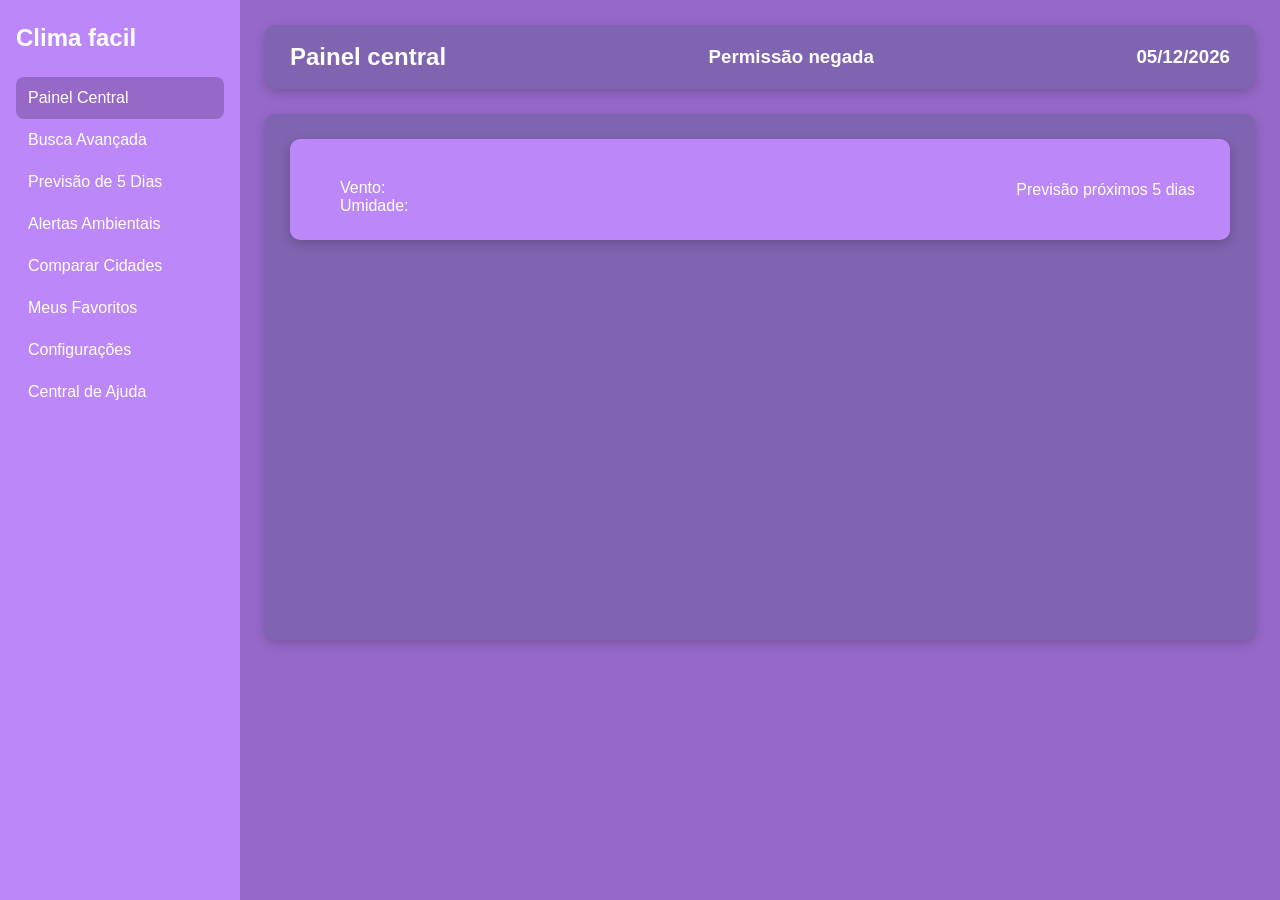
<file: html/index.html>
<!DOCTYPE html>
<html lang="pt-BR">

<head>
    <meta charset="UTF-8">
    <meta name="viewport" content="width=device-width, initial-scale=1.0">
    <link rel="stylesheet" href="../css/style.css">
    <title>Clima Facil - Painel Central</title>
</head>

<body>
    <div id="sidebar"></div>

    <div class="container">
        <header>
            <h2>Painel central</h2>
            <h3 id="localizacao-atual">Localização atual: </h3>
            <h3 id="data-atual">Data: </h3>
        </header>

        <main class="dashboard">
            <!--CARD PRINCIPAL-->
            <section class="card-principal">

                <!--CONTEUDO PRINCIPAL-->
                <article id="card-cidade">
                    <h2 id="cidade-atual"></h2>
                    <div class="clima-info">
                        <p id="temperatura-atual"></p>
                        <div class="clima-detalhes">
                            <p id="descricao-clima"></p>

                            <p>
                                Vento: <span id="vento-atual"></span>
                            </p>
                            
                            <p>
                                Umidade: <span id="umidade-atual"></span>
                            </p>
                        </div>
                    </div>
                </article>
                <!--FIM CONTEUDO PRINCIPAL-->

                <article>
                    
                </article>

                <!--INTERATIVIDADE CARD-->
                <div class="card-acoes">
                    <a href="previsao.html"> Previsão próximos 5 dias</a>
                </div>
                <!--FIM INTERATIVIDADE CARD-->

            </section>
            <!--FIM CARD PRINCIPAL-->

            <section class="card-resumo">
                <div id="previsao-horaria"></div>
            </section>

            <section>
                <iframe id="mapa-cidade"></iframe>
            </section>
        </main>
    </div>

    <script src="../js/sidebar.js"></script>
    <script src="../js/clima.js"></script>
    <script src="../js/header.js"></script>
</body>

</html>
</file>
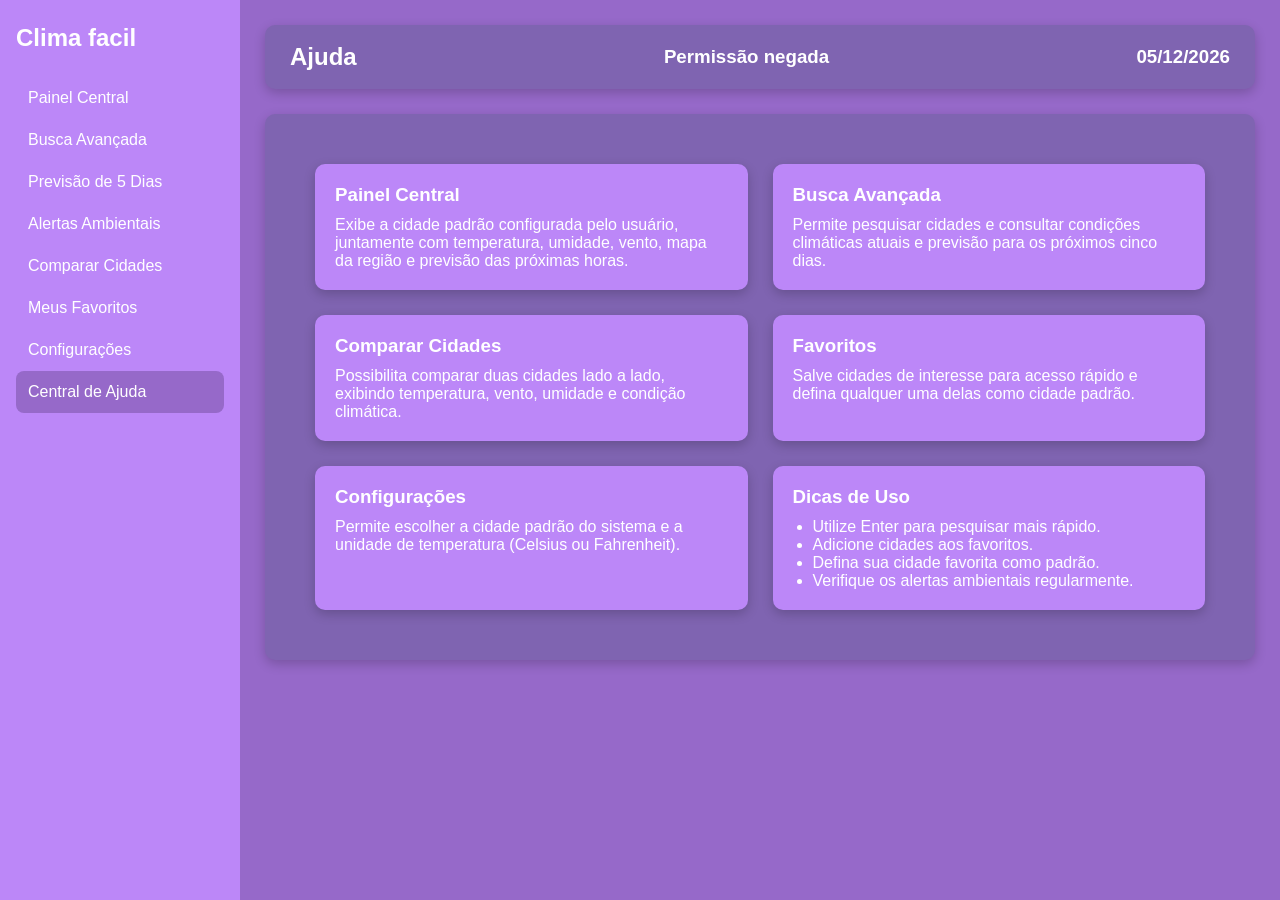
<file: html/ajuda.html>
<!DOCTYPE html>
<html lang="pt-BR">

<head>
    <meta charset="UTF-8">
    <meta name="viewport" content="width=device-width, initial-scale=1.0">
    <link rel="stylesheet" href="../css/style.css">
    <title>Ajuda - Clima Fácil</title>
</head>

<body>
    <div id="sidebar"></div>

    <div class="container">
        <header>
            <h2>Ajuda</h2>
            <h3 id="localizacao-atual">Localização atual:</h3>
            <h3 id="data-atual">Data:</h3>
        </header>

        <main class="dashboard">
            <section class="ajuda-container">

                <article class="card-ajuda">
                    <h3>Painel Central</h3>
                    <p>
                        Exibe a cidade padrão configurada pelo usuário,
                        juntamente com temperatura, umidade, vento,
                        mapa da região e previsão das próximas horas.
                    </p>
                </article>

                <article class="card-ajuda">
                    <h3>Busca Avançada</h3>
                    <p>
                        Permite pesquisar cidades e consultar condições
                        climáticas atuais e previsão para os próximos
                        cinco dias.
                    </p>
                </article>

                <article class="card-ajuda">
                    <h3>Comparar Cidades</h3>
                    <p>
                        Possibilita comparar duas cidades lado a lado,
                        exibindo temperatura, vento, umidade e condição
                        climática.
                    </p>
                </article>

                <article class="card-ajuda">
                    <h3>Favoritos</h3>
                    <p>
                        Salve cidades de interesse para acesso rápido e
                        defina qualquer uma delas como cidade padrão.
                    </p>
                </article>

                <article class="card-ajuda">
                    <h3>Configurações</h3>
                    <p>
                        Permite escolher a cidade padrão do sistema e a
                        unidade de temperatura (Celsius ou Fahrenheit).
                    </p>
                </article>

                <article class="card-ajuda">
                    <h3>Dicas de Uso</h3>
                    <ul>
                        <li>Utilize Enter para pesquisar mais rápido.</li>
                        <li>Adicione cidades aos favoritos.</li>
                        <li>Defina sua cidade favorita como padrão.</li>
                        <li>Verifique os alertas ambientais regularmente.</li>
                    </ul>
                </article>

            </section>
        </main>
    </div>

    <script src="../js/sidebar.js"></script>
    <script src="../js/clima.js"></script>
    <script src="../js/header.js"></script>
</body>

</html>
</file>
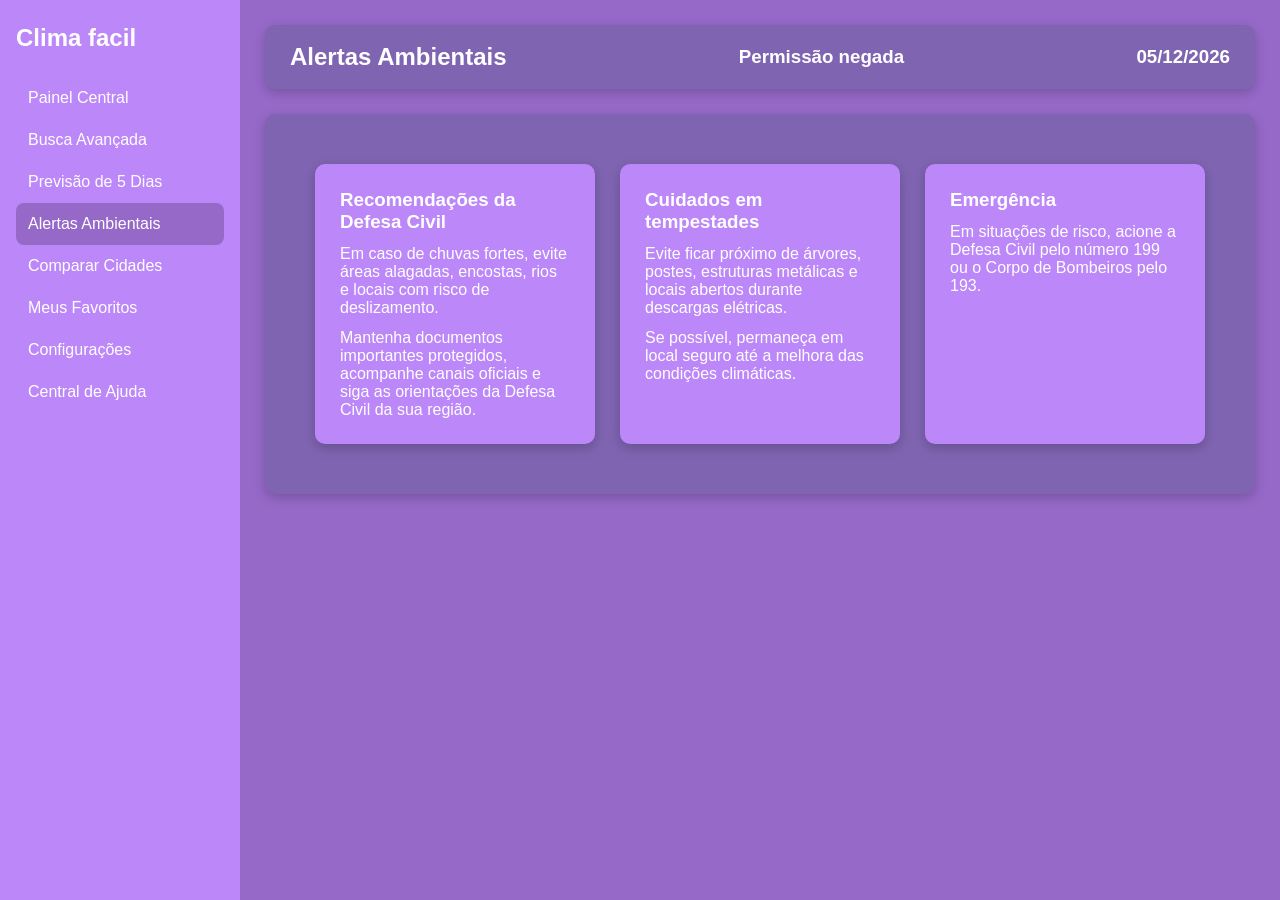
<file: html/alertas.html>
<!DOCTYPE html>
<html lang="pt-BR">
<head>
    <meta charset="UTF-8">
    <meta name="viewport" content="width=device-width, initial-scale=1.0">
    <link rel="stylesheet" href="../css/style.css">
    <title>Alertas Ambientais - Clima Fácil</title>
</head>
<body>
    <div id="sidebar"></div>

    <div class="container">
        <header>
            <h2>Alertas Ambientais</h2>
            <h3 id="localizacao-atual">Localização atual:</h3>
            <h3 id="data-atual">Data:</h3>
        </header>

        <main class="dashboard">
            <section class="alertas-container">
                <article class="card-alerta">
                    <h3>Recomendações da Defesa Civil</h3>

                    <p>
                        Em caso de chuvas fortes, evite áreas alagadas, encostas, rios e locais com risco de deslizamento.
                    </p>

                    <p>
                        Mantenha documentos importantes protegidos, acompanhe canais oficiais e siga as orientações da Defesa Civil da sua região.
                    </p>
                </article>

                <article class="card-alerta">
                    <h3>Cuidados em tempestades</h3>

                    <p>
                        Evite ficar próximo de árvores, postes, estruturas metálicas e locais abertos durante descargas elétricas.
                    </p>

                    <p>
                        Se possível, permaneça em local seguro até a melhora das condições climáticas.
                    </p>
                </article>

                <article class="card-alerta">
                    <h3>Emergência</h3>

                    <p>
                        Em situações de risco, acione a Defesa Civil pelo número 199 ou o Corpo de Bombeiros pelo 193.
                    </p>
                </article>
            </section>
        </main>
    </div>

    <script src="../js/sidebar.js"></script>
    <script src="../js/clima.js"></script>
    <script src="../js/header.js"></script>
</body>
</html>
</file>
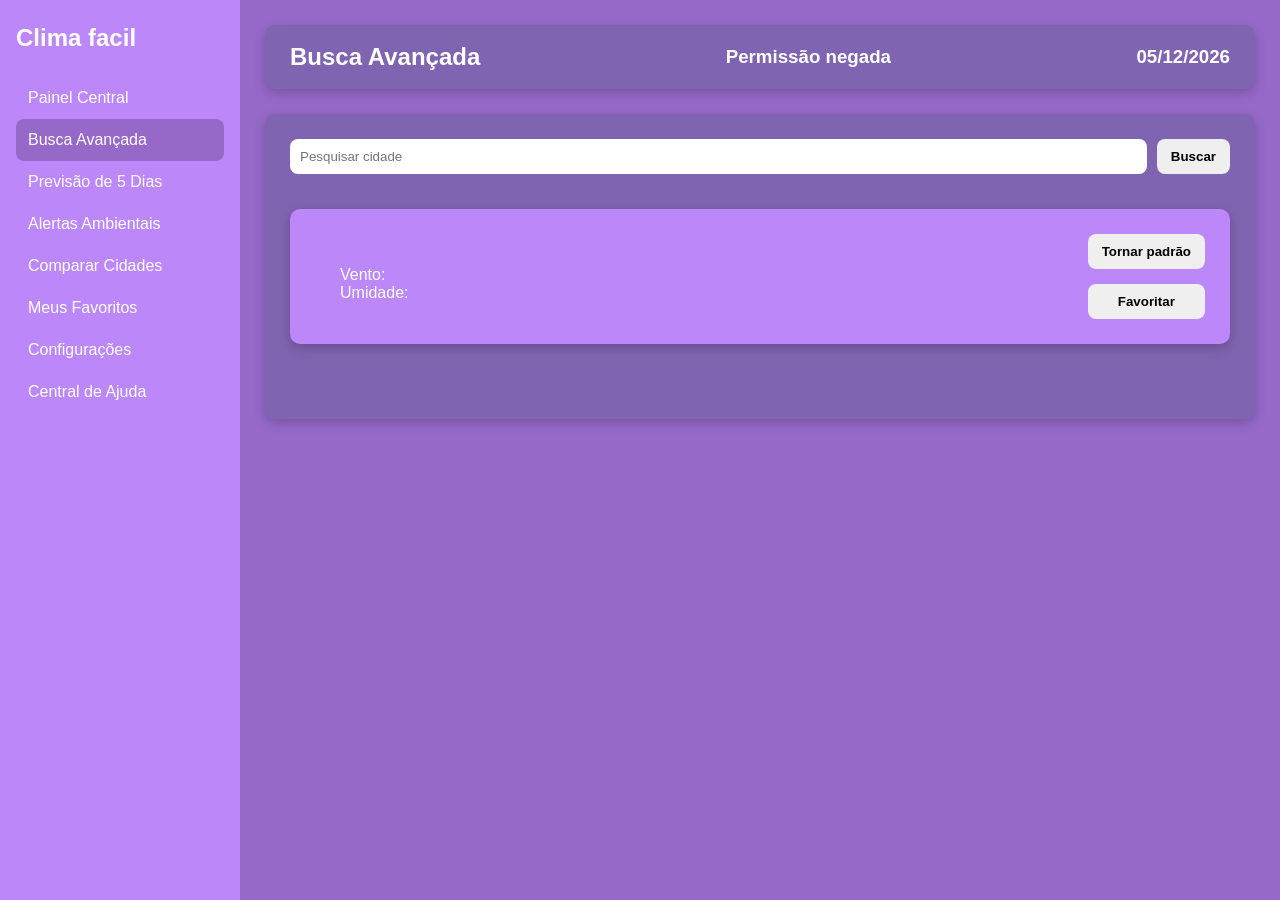
<file: html/busca.html>
<!DOCTYPE html>
<html lang="pt-BR">

<head>
    <meta charset="UTF-8">
    <meta name="viewport" content="width=device-width, initial-scale=1.0">
    <link rel="stylesheet" href="../css/style.css">
    <title>Clima Fácil - Busca Avançada</title>
</head>

<body>
    <div id="sidebar"></div>

    <div class="container">
        <header>
            <h2>Busca Avançada</h2>
            <h3 id="localizacao-atual">Localização atual: </h3>
            <h3 id="data-atual">Data: </h3>
        </header>

        <main class="dashboard">
            <section class="busca-container">
                <div class="barra-busca">
                    <input type="text" placeholder="Pesquisar cidade">
                    <button type="button">Buscar</button>
                </div>

                <div class="lista-cidades"></div>
            </section>

            <section class="card-principal">
                <article class="card-cidade">
                    <h2 id="cidade-atual"></h2>
                    <div class="clima-info">
                        <p id="temperatura-atual"></p>
                        <div class="clima-detalhes">
                            <p id="descricao-clima"></p>
                            <p>
                                Vento: <span id="vento-atual"></span>
                            </p>

                            <p>
                                Umidade: <span id="umidade-atual"></span>
                            </p>
                        </div>
                    </div>
                </article>

                <div class="card-acoes">
                    <button id="btn-cidade-padrao">Tornar padrão</button>
                    <button id="btn-favoritar" type="button">Favoritar</button>
                </div>
            </section>

            <section>
                <div class="previsao-5dias"></div>
            </section>
        </main>
    </div>

    <script src="../js/sidebar.js"></script>
    <script src="../js/clima.js"></script>
    <script src="../js/header.js"></script>
    <script src="../js/configuracoes.js"></script>
    <script src="../js/busca.js"></script>
    <script src="../js/favoritar.js"></script>
</body>

</html>
</file>
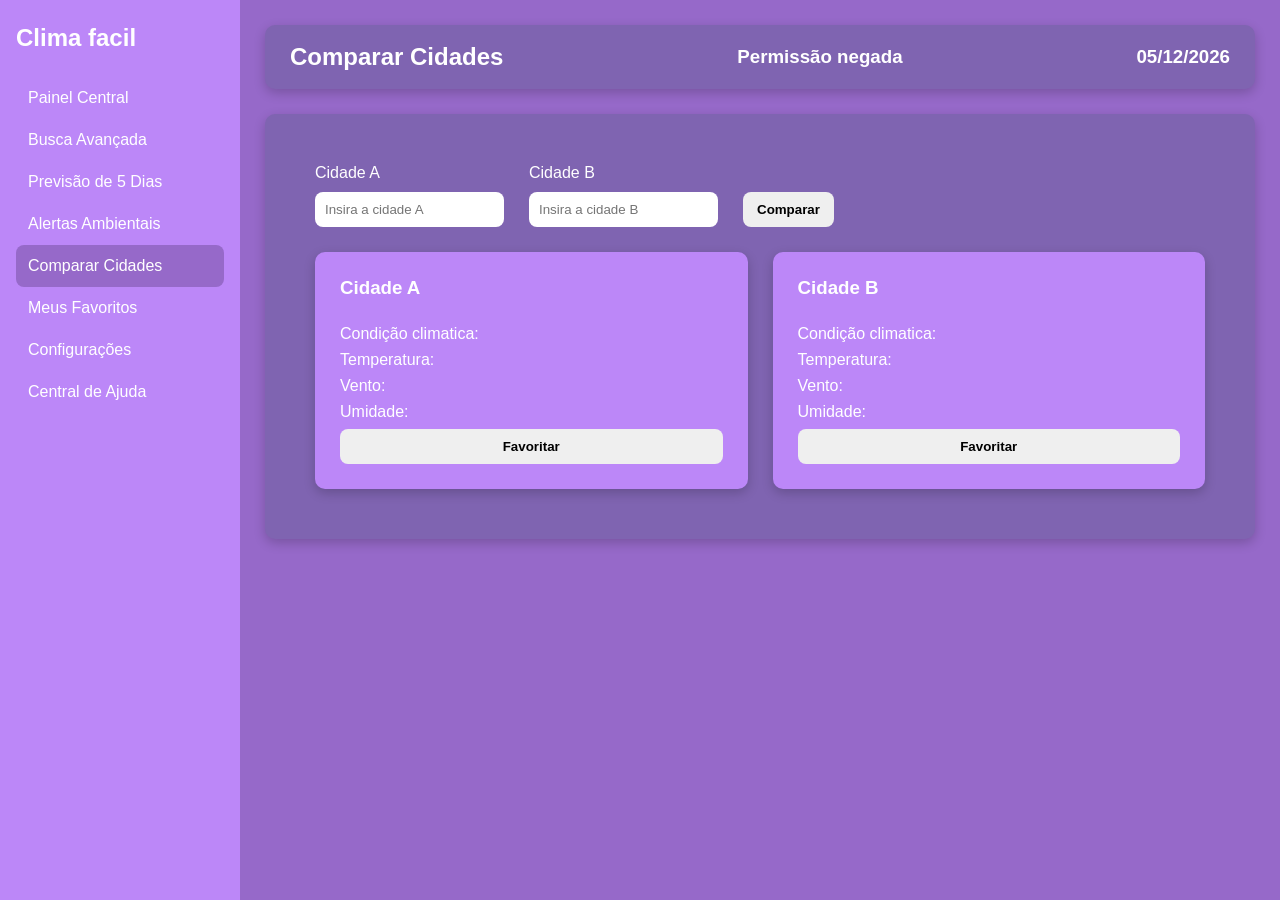
<file: html/comparar.html>
<!DOCTYPE html>
<html lang="pt-BR">
<head>
    <meta charset="UTF-8">
    <meta name="viewport" content="width=device-width, initial-scale=1.0">
    <link rel="stylesheet" href="../css/style.css">
    <title>Comparar Cidades - Clima Facil</title>
</head>
<body>
    <div id="sidebar"></div>

    <div class="container">
        <header>
            <h2>Comparar Cidades</h2>
            <h3 id="localizacao-atual">Localização atual: </h3>
            <h3 id="data-atual">Data: </h3>
        </header>

        <main class="dashboard">

            <section class="comparar-cidades">
                <article>
                    <div>
                        <p>Cidade A</p>
                        <input id="input-cidade-a" type="text" placeholder="Insira a cidade A">
                    </div>

                    <div>
                        <p>Cidade B</p>
                        <input id="input-cidade-b" type="text" placeholder="Insira a cidade B">
                    </div>
                    
                    <button id="btn-comparar" type="button">Comparar</button>
                </article>

                <article class="resultado-comparacao">
                    <div class="card-comparacao">
                        <h3 id="nome-cidade-a">Cidade A</h3>
                        <div class="lista-cidades-a"></div>
                        <p>Condição climatica: <span id="condicao-cidade-a"></span></p>
                        <p>Temperatura: <span id="temperatura-cidade-a"></span></p>
                        <p>Vento: <span id="vento-cidade-a"></span></p>
                        <p>Umidade: <span id="umidade-cidade-a"></span></p>
                        <button type="button" id="btn-favoritar-a">Favoritar</button>
                    </div>

                    <div class="card-comparacao">
                        <h3 id="nome-cidade-b">Cidade B</h3>
                        <div class="lista-cidades-b"></div>
                        <p>Condição climatica: <span id="condicao-cidade-b"></span></p>
                        <p>Temperatura: <span id="temperatura-cidade-b"></span></p>
                        <p>Vento: <span id="vento-cidade-b"></span></p>
                        <p>Umidade: <span id="umidade-cidade-b"></span></p>
                        <button type="button" id="btn-favoritar-b">Favoritar</button>
                    </div>
                </article>
            </section>
        </main>
    </div>

    <script src="../js/sidebar.js"></script>
    <script src="../js/clima.js"></script>
    <script src="../js/header.js"></script>
    <script src="../js/comparar.js"></script>
    <script src="../js/favoritar.js"></script>
</body>
</html>
</file>
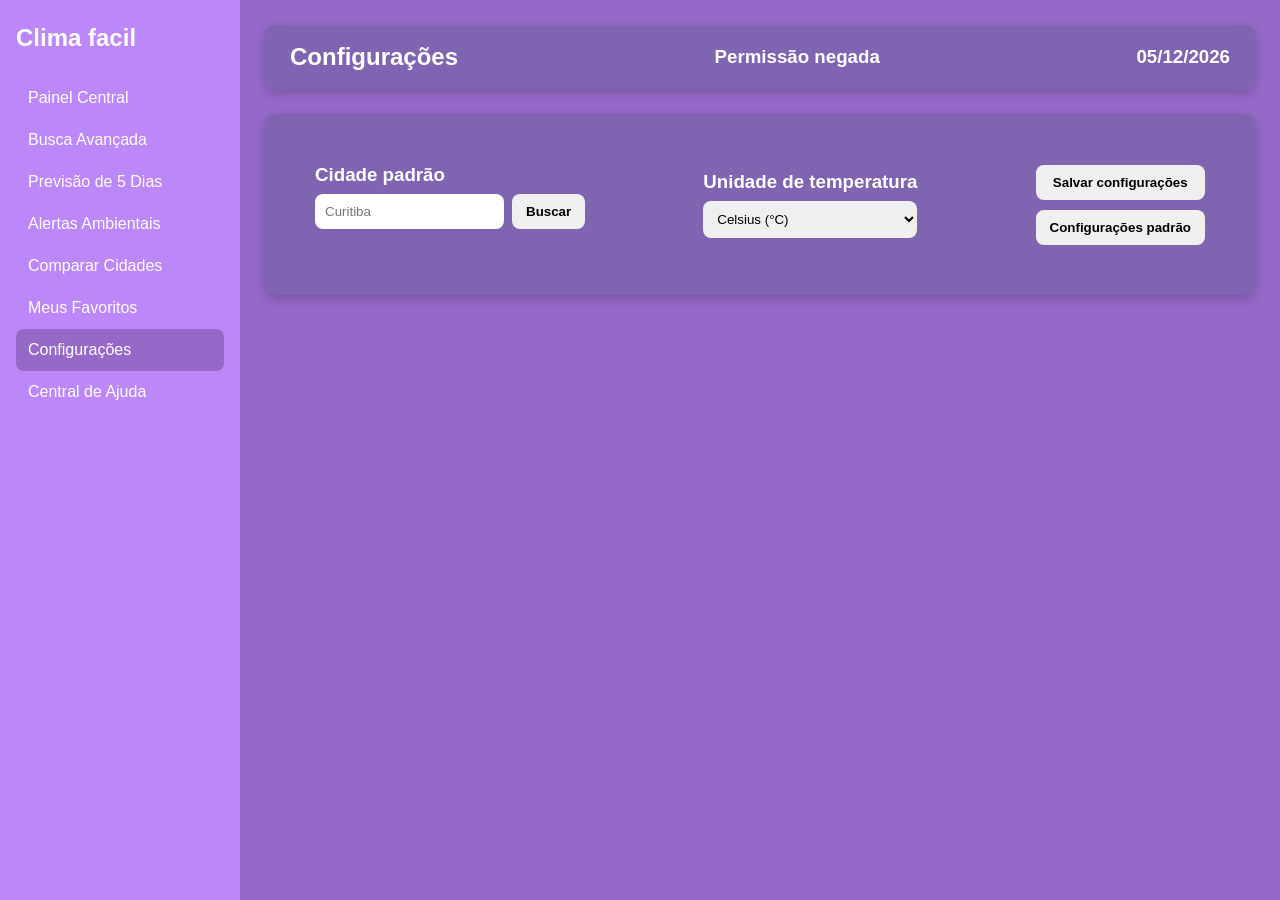
<file: html/configuracoes.html>
<!DOCTYPE html>
<html lang="pt-BR">

<head>
    <meta charset="UTF-8">
    <meta name="viewport" content="width=device-width, initial-scale=1.0">
    <link rel="stylesheet" href="../css/style.css">
    <title>Configurações - Clima facil</title>
</head>

<body>
    <div id="sidebar"></div>

    <div class="container">
        <header>
            <h2>Configurações</h2>
            <h3 id="localizacao-atual">Localização atual: </h3>
            <h3 id="data-atual">Data: </h3>
        </header>

        <main class="dashboard">
            <section class="configuracoes">
                <article>
                    <h3>Cidade padrão</h3>
                    <div class="busca-cidade-padrao">
                        <input id="cidade-padrao" type="text" placeholder="Curitiba">
                        <button id="btn-buscar-cidade-padrao" type="button">
                            Buscar
                        </button>
                    </div>

                    <div class="lista-cidade-padrao"></div>
                </article>

                <article>
                    <h3>Unidade de temperatura</h3>
                    <select id="unidade-temperatura">
                        <option value="c">Celsius (°C)</option>
                        <option value="f">Fahrenheit (°F)</option>
                    </select>
                </article>

                <div class="botoes-configuracoes">
                    <button id="btn-salvar">Salvar configurações</button>
                    <button id="btn-voltar-padrao">Configurações padrão</button>
                </div>
            </section>
        </main>
    </div>

    <script src="../js/sidebar.js"></script>
    <script src="../js/clima.js"></script>
    <script src="../js/header.js"></script>
    <script src="../js/configuracoes.js"></script>
</body>
</html>
</file>
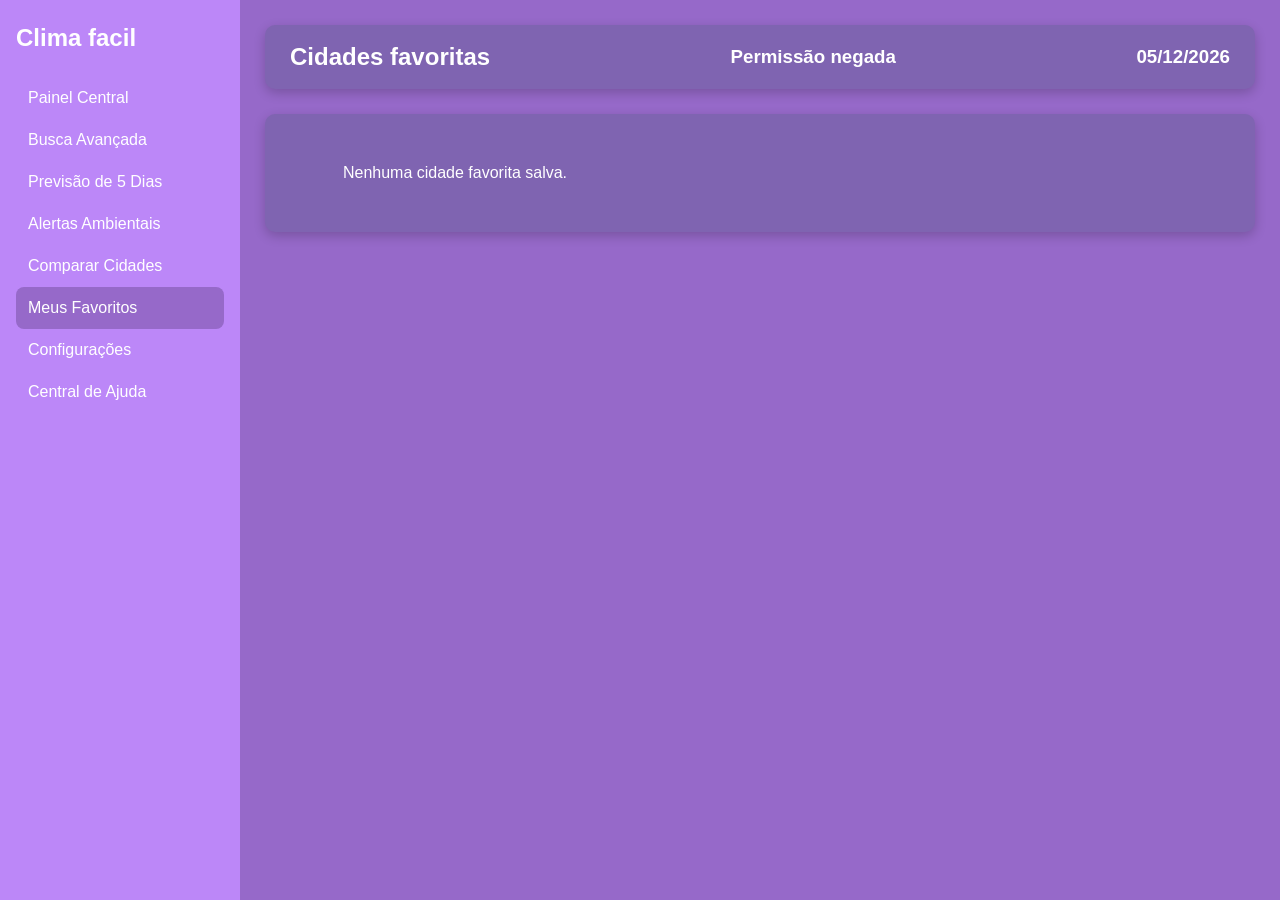
<file: html/favoritos.html>
<!DOCTYPE html>
<html lang="pt-BR">

<head>
    <meta charset="UTF-8">
    <meta name="viewport" content="width=device-width, initial-scale=1.0">
    <link rel="stylesheet" href="../css/style.css">
    <title>Cidades favoritas - Clima facil</title>
</head>

<body>
    <div id="sidebar"></div>
    <div class="container">
        <header>
            <h2>Cidades favoritas</h2>
            <h3 id="localizacao-atual">Localização atual: </h3>
            <h3 id="data-atual">Data: </h3>
        </header>

        <main class="dashboard">
            <section class="favoritos-container"></section>
        </main>
    </div>

    <script src="../js/sidebar.js"></script>
    <script src="../js/clima.js"></script>
    <script src="../js/header.js"></script>
    <script src="../js/configuracoes.js"></script>
    <script src="../js/mostrarFavoritos.js"></script>
</body>
</html>
</file>
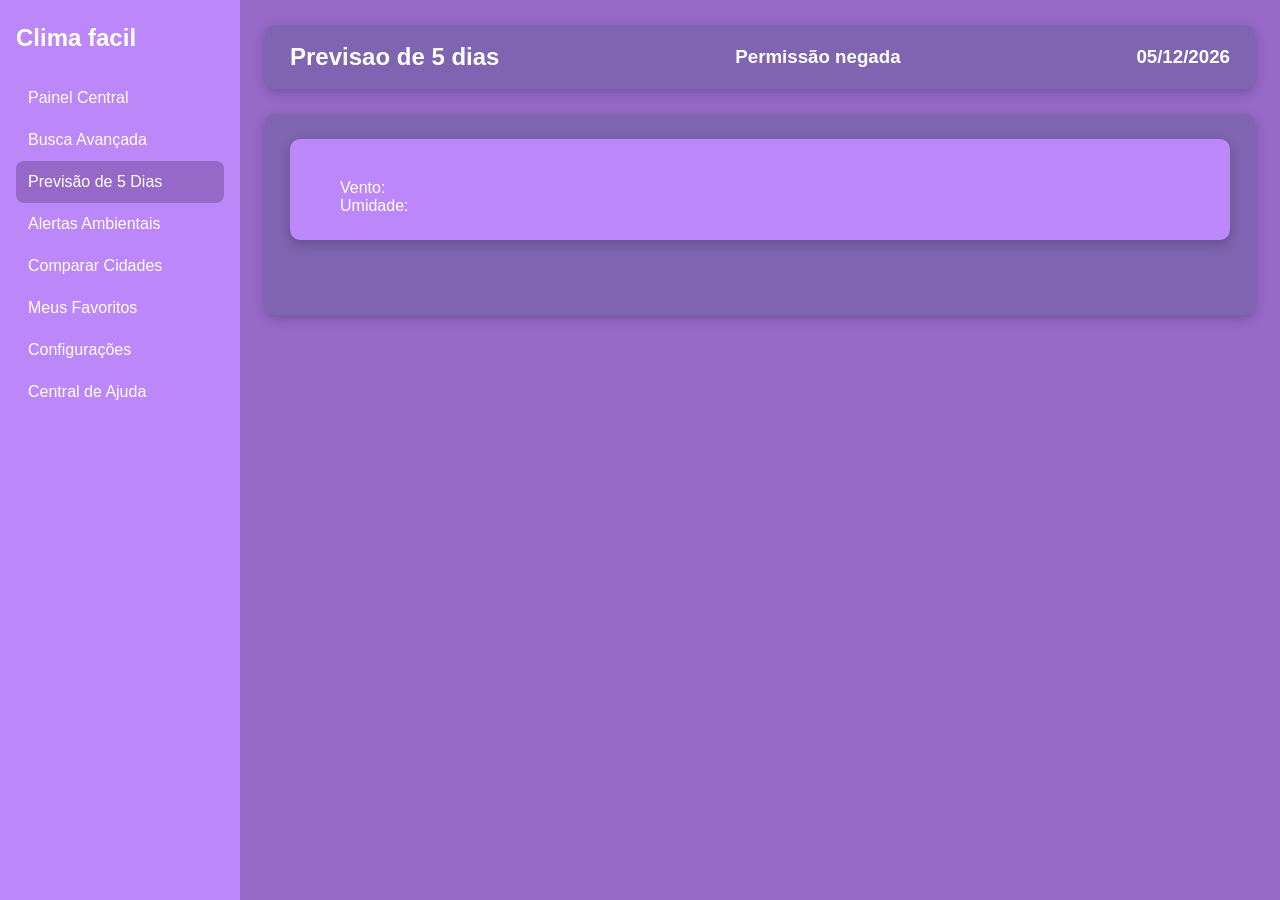
<file: html/previsao.html>
<!DOCTYPE html>
<html lang="en">

<head>
    <meta charset="UTF-8">
    <meta name="viewport" content="width=device-width, initial-scale=1.0">
    <link rel="stylesheet" href="../css/style.css">
    <title>Clima Fácil - Previsao de 5 dias</title>
</head>

<body>
    <div id="sidebar"></div>

    <div class="container">
        <header>
            <h2>Previsao de 5 dias</h2>
            <h3 id="localizacao-atual">Localização atual: </h3>
            <h3 id="data-atual">Data: </h3>
        </header>

        <main class="dashboard">
            <section class="card-principal">

                <article id="card-cidade">
                    <h2 id="cidade-atual"></h2>
                    <div class="clima-info">
                        <p id="temperatura-atual"></p>
                        <div class="clima-detalhes">
                            <p id="descricao-clima"></p>
                            <p>
                                Vento: <span id="vento-atual"></span>
                            </p>

                            <p>
                                Umidade: <span id="umidade-atual"></span>
                            </p>
                        </div>
                    </div>
                </article>
            </section>

            <div class="previsao-5dias"></div>
        </main>
    </div>

    <script src="../js/sidebar.js"></script>
    <script src="../js/clima.js"></script>
    <script src="../js/header.js"></script>
</body>

</html>
</file>
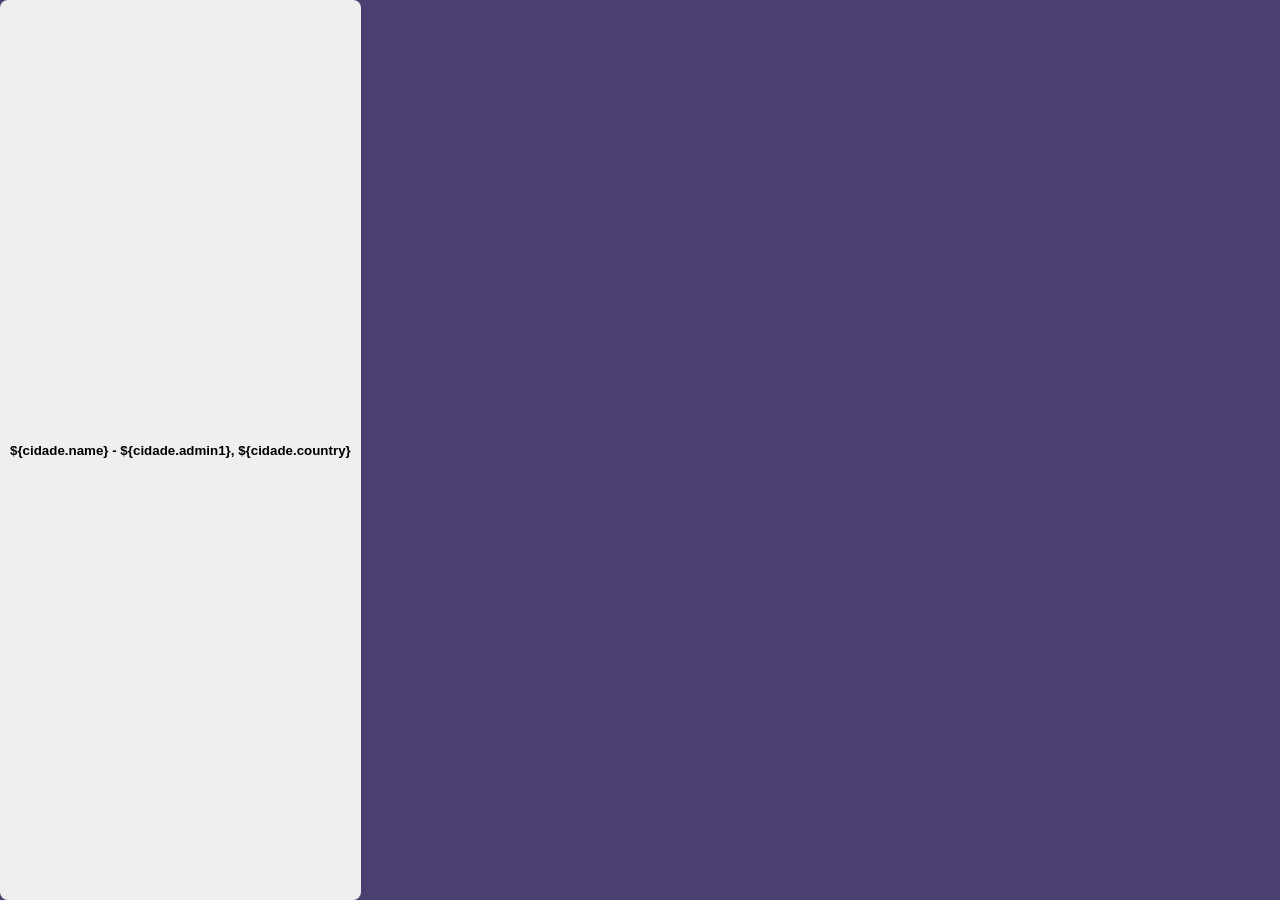
<file: html/teste.html>
<!DOCTYPE html>
<html lang="en">

<head>
    <meta charset="UTF-8">
    <meta name="viewport" content="width=device-width, initial-scale=1.0">
    <link rel="stylesheet" href="../css/style.css">
    <title>Document</title>
</head>

<body>
    <button type="button" class="opcao-cidade">
        ${cidade.name} - ${cidade.admin1}, ${cidade.country}
    </button>
</body>

</html>
</file>
<file: css/style.css>
*{
    margin: 0;
    padding: 0;
    box-sizing: border-box;
}

body{
    background: #4b3f72;
    display: flex;
    color: #fff;
    min-height: 100vh;
    font-family: Arial, Helvetica, sans-serif;
}

.card-principal,
.card-dia,
.card-favorito,
.card-comparacao,
.dashboard,
header{
    box-shadow: 0 4px 12px rgba(0, 0, 0, 0.2);
    background-color: #55689b;
}

input,
select{
    padding: 10px;
    border: none;
    border-radius: 8px;
}

/*-----------SIDEBAR----------------*/
#sidebar{
    min-height: 100vh;
    background-color: rgb(188, 135, 248);
}

#sidebar aside{
    background-color: rgb(188, 135, 248);
    width: 240px;
    min-height: 100vh;
    padding: 24px 16px;
}

#sidebar h1{
    margin-bottom: 25px;
}

#sidebar ul{
    list-style: none;
}

#sidebar a{
    color: #fff;
    display: block;
    text-decoration: none;
    padding: 12px;
    border-radius: 8px;
}

#sidebar a:hover{
    background-color: rgb(150, 105, 201);
}

#sidebar a.ativo{
    background-color: rgb(150, 105, 201);
}

/*-----------CONTAINER----------------*/
.container{
    background-color: rgb(150, 105, 201);
    width: 100%;
    display: flex;
    flex-direction: column;
    padding: 25px;
    gap: 25px;
}

/*-----------HEADER----------------*/
header{
    background-color: rgb(127, 100, 177);
    display: flex;
    justify-content: space-between;
    align-items: center;
    padding: 18px 25px;
    border-radius: 10px;
}

/*-----------DASHBOARD----------------*/
.dashboard{
    background-color: rgb(127, 100, 177);
    display: flex;
    flex-direction: column;
    gap: 25px;
    padding: 25px;
    border-radius: 10px;
}

/*-----------CARD PRINCIPAL----------------*/
.card-principal{
    background-color: rgb(188, 135, 248);
    display: flex;
    justify-content: space-between;
    align-items: center;
    padding: 25px;
    border-radius: 10px;
}

.card-cidade h2,
#card-cidade h2{
    font-size: 30px;
    margin-bottom: 15px;
}

.clima-info{
    display: flex;
    align-items: center;
    gap: 25px;
}

#temperatura-atual{
    font-size: 65px;
    font-weight: bold;
    text-shadow: 0 3px 8px rgba(0, 0, 0, 0.25);
}

/*-----------BOTÕES E AÇÕES----------------*/
button{
    padding: 10px 14px;
    border: none;
    border-radius: 8px;
    cursor: pointer;
    font-weight: bold;
    transition: 0.2s;
}

button:hover{
    background-color: rgb(220, 200, 250);
    transform: scale(1.03);
}

.card-acoes{
    display: flex;
    flex-direction: column;
    gap: 15px;
}

.card-acoes a{
    color: #fff;
    text-decoration: none;
    padding: 10px;
    border-radius: 8px;
}

.card-acoes a:hover{
    background-color: rgb(150, 105, 201);
}

/*-----------PREVISAO PROXIMOS DIAS----------------*/
.previsao-5dias{
    display: grid;
    grid-template-columns: repeat(5, 1fr);
    gap: 15px;
    width: 100%;
    margin-top: 25px;
}

.card-dia{
    background-color: rgb(127, 100, 177);
    padding: 15px;
    border-radius: 10px;
}

/*-----------COMPARAR----------------*/
.comparar-cidades{
    display: flex;
    flex-direction: column;
    gap: 25px;
    padding: 25px;
}

.comparar-cidades article:first-child{
    display: flex;
    gap: 25px;
    align-items: end;
}

.comparar-cidades article:first-child div{
    display: flex;
    flex-direction: column;
    gap: 10px;
}

.resultado-comparacao{
    display: flex;
    gap: 25px;
}

.card-comparacao{
    background-color: rgb(188, 135, 248);
    width: 100%;
    padding: 25px;
    border-radius: 10px;
}

#input-cidade-a,
#input-cidade-b{
    padding: 10px;
    border: none;
    border-radius: 8px;
}

/*-----------FAVORITOS----------------*/
.favoritos-container{
    display: grid;
    justify-items: center;
    grid-template-columns: 1fr 1fr 1fr;
    gap: 25px;
    padding: 25px;
}

.card-favorito{
    background-color: rgb(188, 135, 248);
    display: flex;
    flex-direction: column;
    gap: 10px;
    width: 100%;
    padding: 25px;
    border-radius: 10px;
}

/*-----------BUSCA----------------*/
.busca-container{
    display: flex;
    flex-direction: column;
    width: 100%;
}

.barra-busca{
    display: flex;
    gap: 10px;
}

.barra-busca input{
    flex: 1;
    padding: 10px;
    border: none;
    border-radius: 8px;
}

.lista-cidades{
    display: flex;
    flex-direction: column;
    gap: 8px;
    margin-top: 10px;
}

.opcao-cidade{
    padding: 10px;
    text-align: left;
}

/*-----------MAPA----------------*/
section{
    display: flex;
    justify-content: center;
}

iframe{
    width: 90%;
    height: 300px;
    border: none;
    margin-bottom: 25px;
    border-radius: 10px;
}

/*-----------LISTA COMPARAR CIDADADES BUSCA----------------*/
.lista-cidades-a, .lista-cidades-b{
    display: flex;
    flex-direction: column;
    gap: 8px;
    margin-top: 10px;
}

.lista-cidades-a .opcao-cidade, .lista-cidades-b .opcao-cidade{
    width: 100%;
    text-align: left;
    padding: 8px;
}

.card-comparacao{
    background-color: rgb(188, 135, 248);
    width: 100%;
    padding: 25px;
    border-radius: 10px;
    display: flex;
    flex-direction: column;
    gap: 8px;
}

/*-----------CONFIGURAÇÕES----------------*/
.configuracoes{
    display: flex;
    align-items: center;
    justify-content: space-between;
    gap: 40px;
    padding: 25px;
}

.configuracoes article{
    display: flex;
    flex-direction: column;
    gap: 8px;
}

.busca-cidade-padrao{
    display: flex;
    gap: 8px;
}

.busca-cidade-padrao input{
    width: 100%;
}

.lista-cidade-padrao{
    display: flex;
    flex-direction: column;
    gap: 8px;
    margin-top: 8px;
}

.lista-cidade-padrao
.opcao-cidade{
    width: 100%;
    text-align: left;
    padding: 8px;
}

.botoes-configuracoes{
    display: flex;
    flex-direction: column;
    gap: 10px;
    justify-content: center;
}

/*-----------PREVISAO HORA EM HORA----------------*/
.tabela-previsao{
    width: 100%;
    text-align: center;
    border-collapse: collapse;
}

.tabela-previsao td{
    padding: 10px;
}

/*-----------ALERTAS AMBIENTAIS----------------*/
.alertas-container{
    display: grid;
    grid-template-columns: 1fr 1fr 1fr;
    gap: 25px;
    padding: 25px;
}

.card-alerta{
    background-color: rgb(188, 135, 248);
    padding: 25px;
    border-radius: 10px;
    display: flex;
    flex-direction: column;
    gap: 12px;
    box-shadow: 0 4px 12px rgba(0, 0, 0, 0.2);
}

/*-----------AJUDA----------------*/
.ajuda-container{
    display: grid;
    grid-template-columns: repeat(2, 1fr);
    gap: 25px;
    padding: 25px;
}

.card-ajuda{
    background-color: rgb(188, 135, 248);
    padding: 20px;
    border-radius: 10px;
    display: flex;
    flex-direction: column;
    gap: 10px;
    box-shadow: 0 4px 12px rgba(0, 0, 0, 0.2);
}

.card-ajuda ul{
    padding-left: 20px;
}
</file>
